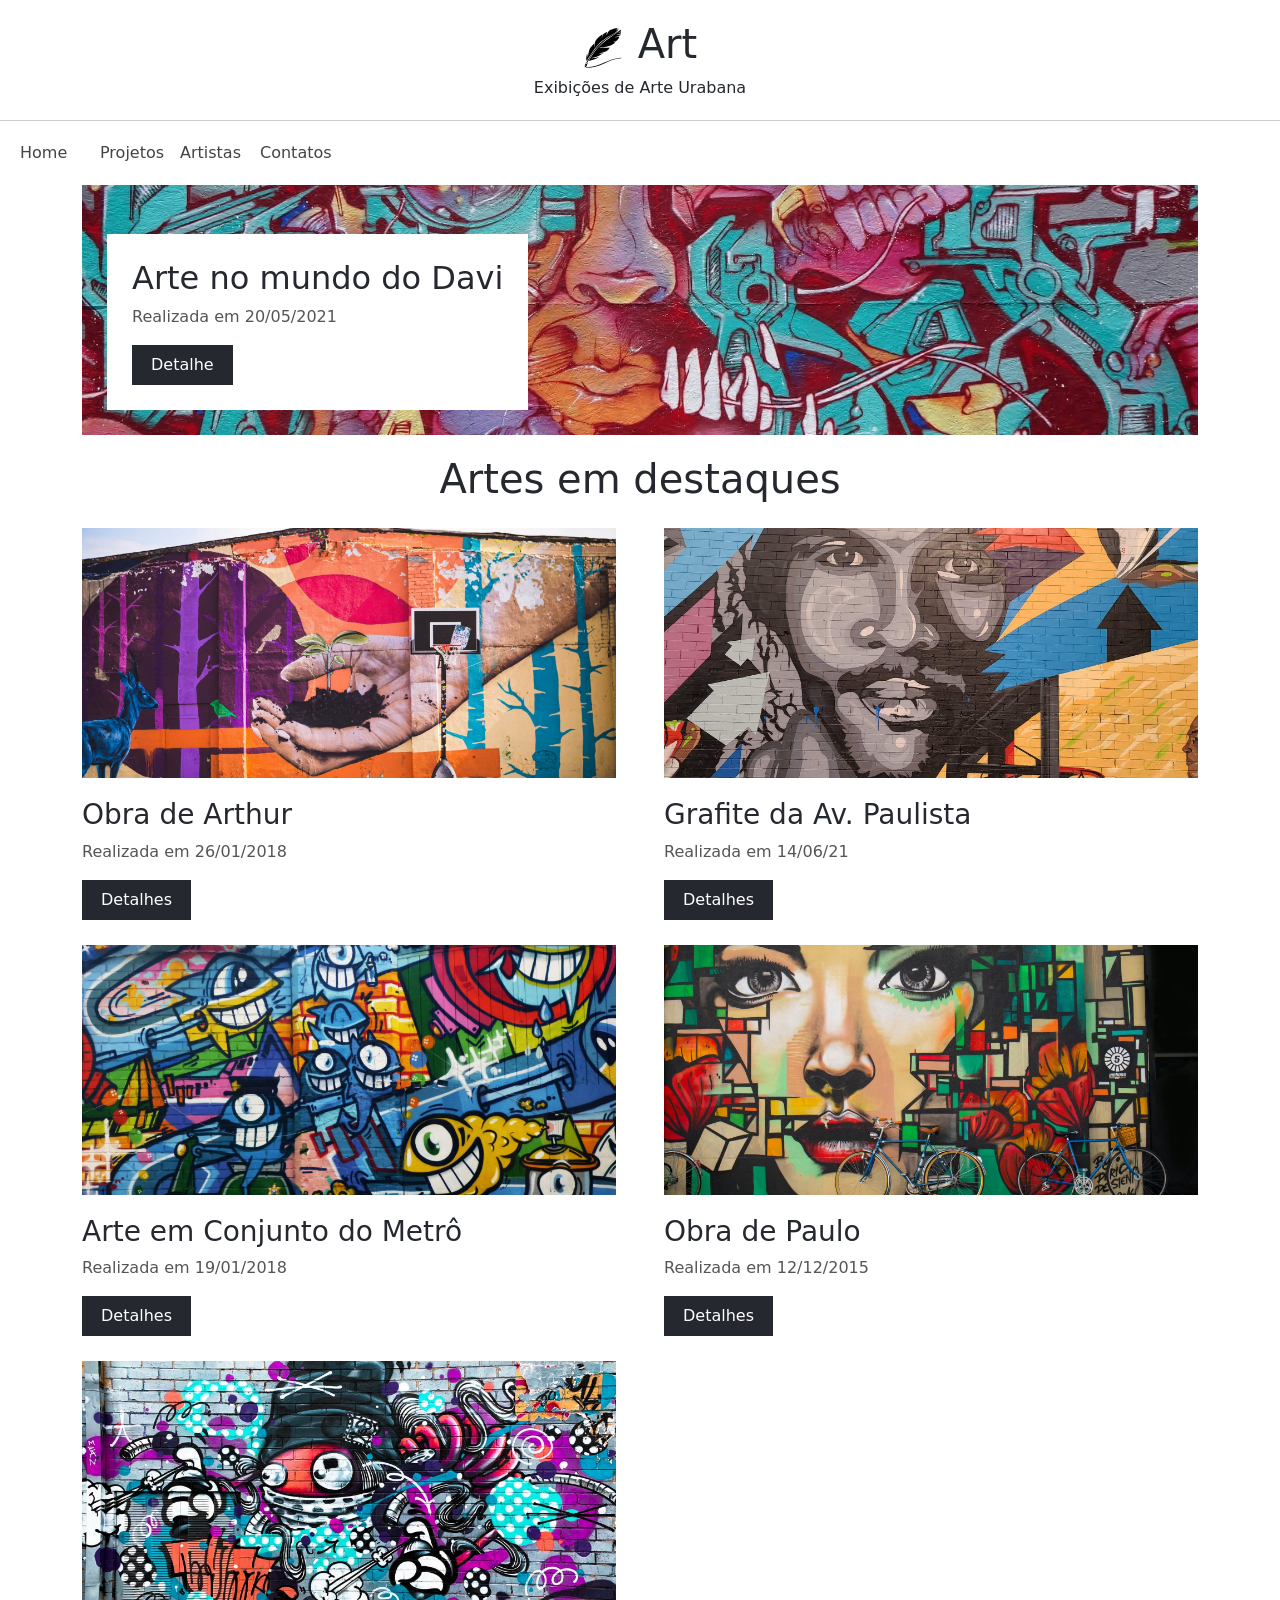
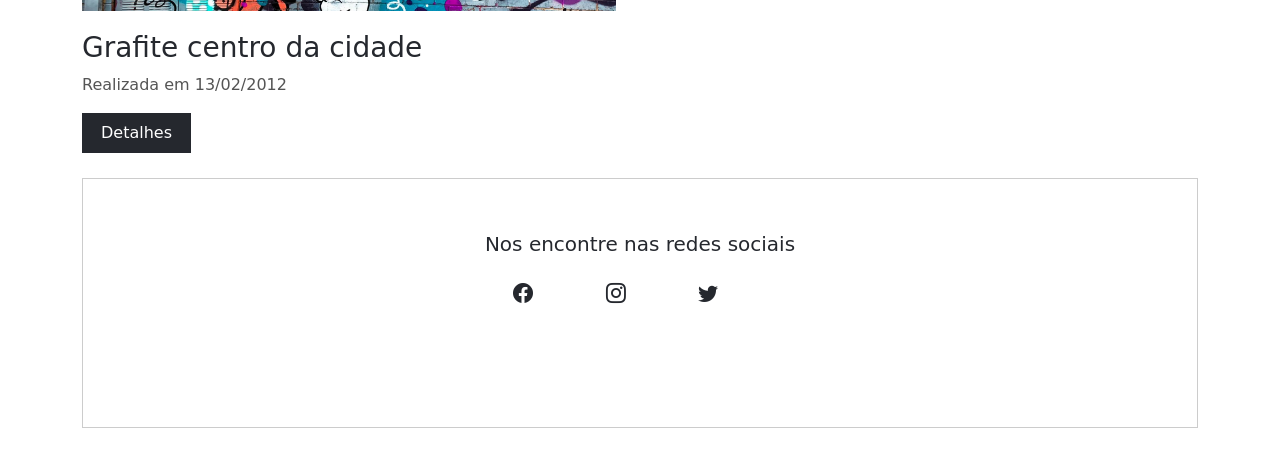
<file: HTML/index.html>
<!DOCTYPE html>
<html lang="pt-br">
  <head>
    <meta charset="utf-8">
    <meta name="viewport" content="width=device-width, initial-scale=1">
    <title>Document</title>
    <!-- Bootstrap -->
    <link href="https://cdn.jsdelivr.net/npm/bootstrap@5.3.8/dist/css/bootstrap.min.css" rel="stylesheet" integrity="sha384-sRIl4kxILFvY47J16cr9ZwB07vP4J8+LH7qKQnuqkuIAvNWLzeN8tE5YBujZqJLB" crossorigin="anonymous">
    <!-- Bootrstrap Icons -->
    <link rel="stylesheet" href="https://cdn.jsdelivr.net/npm/bootstrap-icons@1.13.1/font/bootstrap-icons.min.css">
    <!-- CSS do Art -->
    <link rel="stylesheet" href="/CSS/style.css">
  </head>
  <body>
    <!-- Header -->
      <div class="conatainer-fluid">
        <header class="row" id="header">
          <div id="logo-container">
            <img src="/img/art_logo.svg" alt="art" id="logo">
            <h1 >Art</h1>
          </div>
          <p > Exibições de Arte Urabana </p>
        </header>
         <nav id="navbar" class="container">
            <div class="row justify-container">
              <a href="">Home</a>
              <a href="">Projetos </a>
              <a href=""> Artistas </a>
              <a href=""> Contatos </a>
            </div>
         </nav>
      </div>
      <!-- Main Image -->
      <div class="container " id="main-image-container">
        <div class="main-image center-image ">
          <div class="main-image-info">
             <h2>Arte no mundo do Davi</h2>
             <p class="secundary-color">Realizada em 20/05/2021</p>
             <a href="" class="btn">Detalhe</a>
          </div>
        </div>
      </div>
      <!-- GALLERY -->
      <div class="container" id="gallery-container">
        <div class="col-12">
          <h1>Artes em destaques </h1>
        </div>
        <div class="row gx-5">
           <div class="col-12 col-md-6">
              <div class="small-image-container center-image" id="img2"></div>
              <h3>Obra de Arthur</h3>
              <p class="secundary-color">Realizada em 26/01/2018</p>
              <a href="" class="btn">Detalhes</a>
           </div>
           <div class="col-12 col-md-6">
              <div class="small-image-container center-image" id="img3"></div>
              <h3>Grafite da Av. Paulista</h3>
              <p class="secundary-color">Realizada em 14/06/21</p>
              <a href="" class="btn">Detalhes</a>
           </div>
           <div class="col-12 col-md-6">
              <div class="small-image-container center-image" id="img4"></div>
              <h3>Arte em Conjunto do Metrô</h3>
              <p class="secundary-color">Realizada em 19/01/2018</p>
              <a href="arteconjuntometro.html" class="btn">Detalhes</a>
           </div>
           <div class="col-12 col-md-6">
              <div class="small-image-container center-image" id="img5"></div>
              <h3>Obra de Paulo</h3>
              <p class="secundary-color">Realizada em 12/12/2015</p>
              <a href="" class="btn">Detalhes</a>
           </div>
           <div class="col-12 col-md-6">
              <div class="small-image-container center-image" id="img6"></div>
              <h3>Grafite centro da cidade </h3>
              <p class="secundary-color">Realizada em 13/02/2012</p>
              <a href="" class="btn">Detalhes</a>
           </div>
        </div>
        <!--  Footer -->
        <footer class="container">
          <p class="secondary-color">Nos encontre nas redes sociais</p>
          <div class="row justify-content-center" id="social-incons-container">

          <div class="col-1">
            <a href="#"><i class="bi bi-facebook secondary-color"></i></a>
          </div>

          <div class="col-1">
            <a href="#"><i class="bi bi-instagram secondary-color"></i></a>
          </div>

          <div class="col-1">
            <a href="#"><i class="bi bi-twitter secondary-color"></i></a>
          </div>

          </div>
        </footer>
      </div>
  </body> 
</html>
</file>
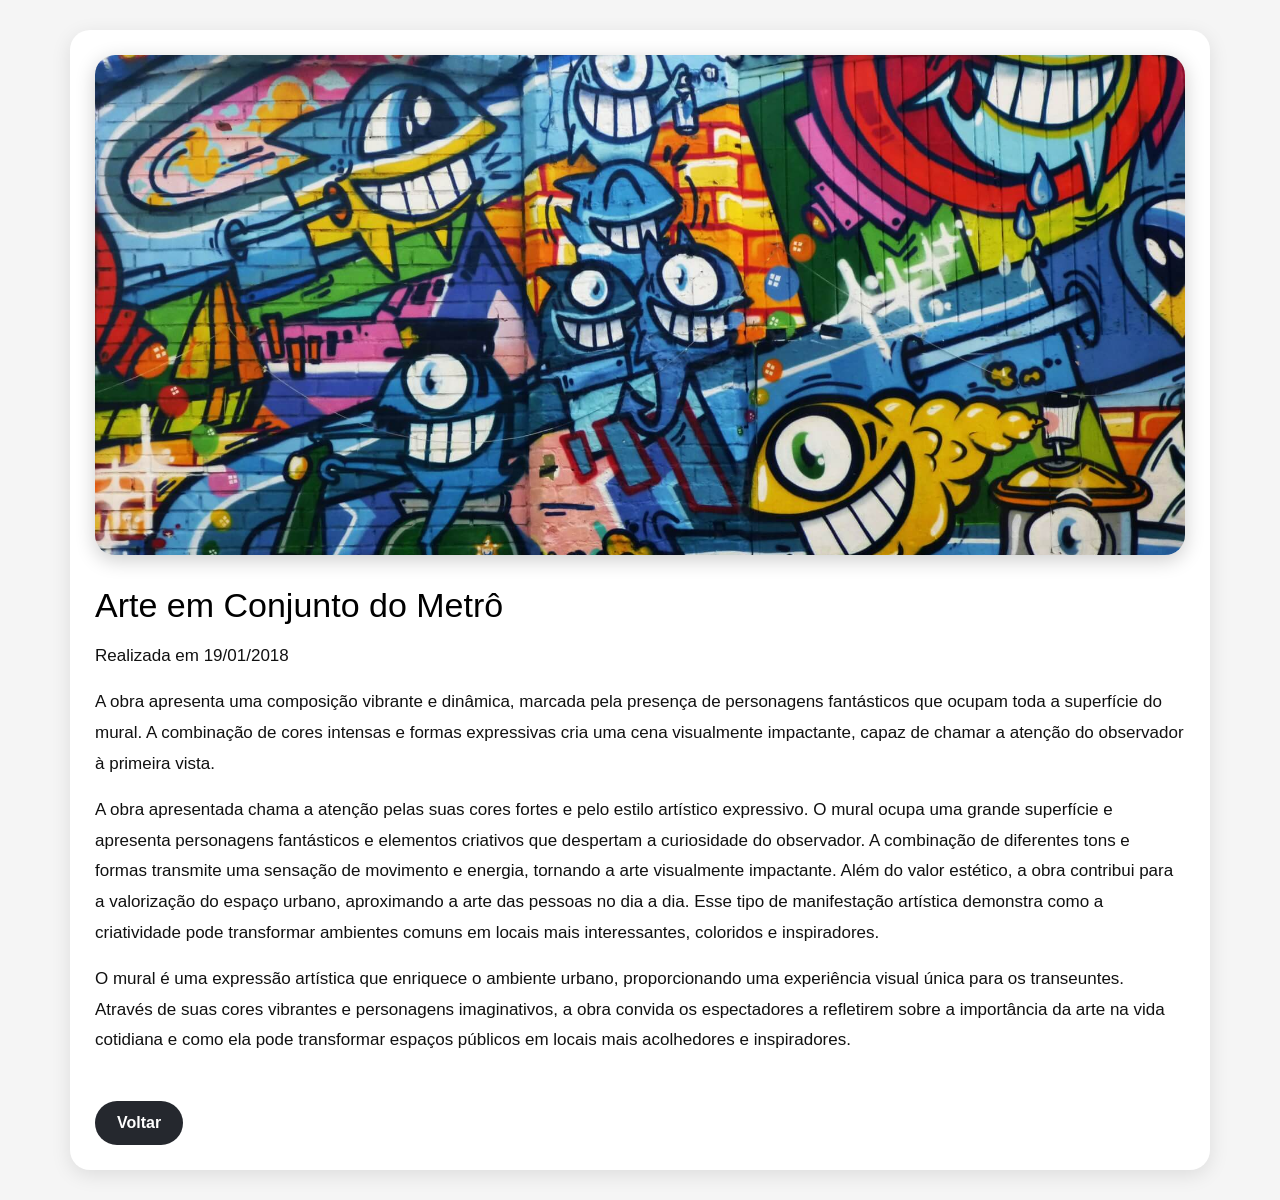
<file: HTML/arteconjuntometro.html>
<!DOCTYPE html>
<html lang="en">
<head>
    <meta charset="UTF-8">
    <meta http-equiv="X-UA-Compatible" content="IE=edge">
    <meta name="viewport" content="width=device-width, initial-scale=1.0">
    <title>Document</title>

     <!-- Bootstrap -->
     <link href="https://cdn.jsdelivr.net/npm/bootstrap@5.3.8/dist/css/bootstrap.min.css" rel="stylesheet" integrity="sha384-sRIl4kxILFvY47J16cr9ZwB07vP4J8+LH7qKQnuqkuIAvNWLzeN8tE5YBujZqJLB" crossorigin="anonymous">
     <!-- Bootrstrap Icons -->
     <link rel="stylesheet" href="https://cdn.jsdelivr.net/npm/bootstrap-icons@1.13.1/font/bootstrap-icons.min.css">
     <!-- CSS do Art -->
     <link rel="stylesheet" href="/CSS/style2.css">

    
</head>
<body>

<div class="container">
    
    <div id="main-image-container">
        <div class="center-image" id="img50"></div>
    </div>
    
    <div id="art-info">
        <h1>Arte em Conjunto do Metrô</h1>
        <p class="secundary-color">Realizada em 19/01/2018</p>
        
        <p>A obra apresenta uma composição vibrante e dinâmica, marcada pela presença de personagens fantásticos que ocupam toda a superfície do mural. A combinação de cores intensas e formas expressivas cria uma cena visualmente impactante, capaz de chamar a atenção do observador à primeira vista.</p>
        <p>A obra apresentada chama a atenção pelas suas cores fortes e pelo estilo artístico expressivo. O mural ocupa uma grande superfície e apresenta personagens fantásticos e elementos criativos que despertam a curiosidade do observador. A combinação de diferentes tons e formas transmite uma sensação de movimento e energia, tornando a arte visualmente impactante. Além do valor estético, a obra contribui para a valorização do espaço urbano, aproximando a arte das pessoas no dia a dia. Esse tipo de manifestação artística demonstra como a criatividade pode transformar ambientes comuns em locais mais interessantes, coloridos e inspiradores.</p>
        <p>O mural é uma expressão artística que enriquece o ambiente urbano, proporcionando uma experiência visual única para os transeuntes. Através de suas cores vibrantes e personagens imaginativos, a obra convida os espectadores a refletirem sobre a importância da arte na vida cotidiana e como ela pode transformar espaços públicos em locais mais acolhedores e inspiradores.</p>
    </div>

    <a href="index.html" class="btn2">Voltar</a>
    
</div>
</body>
</html>
</file>
<file: CSS/style.css>
/* Estilo Gerais */
 *{
    color: #25282e;
 }

 a,i{
    transition: .5s;
    text-decoration: none;
 }

 .secundary-color{
    color: #555;
 }

 .center-image{
    background-size: cover ;
    background-position: center;
 }

 .btn{
    text-decoration: none;
    background-color:  #25282e;
    color: #fff;
    padding: 7px  18px;
    border-radius: 0;
 }

 .btn:hover{
    background-color: #333;
    color: #fff;
 }

 /* Header */
 #header{
    text-align: center;
    padding: 20px;
    border-bottom: 1px solid #ccc;
 }

 #header p{
    margin-bottom: 0;
 }

 #logo-container{
    display: flex;
    justify-content: center;   
 }

 #logo{
    width: 40px;
    margin-right: 15px;
 }

 /* Navbar */

 #navbar{
    padding: 10px;
    margin: 10px;
 }

 #navbar a{
    width: 80px;
    color: #444;
 }

 #navabar a:hover{
    color: #c1b691;
 }

 /* Main-Image */
 .main-image{
   height: 400px;
   background-image: url(/img/g_1.jpg);
   margin-bottom: 30px;
   position: relative;
 }

 .main-image-info{
   background-color: #fff;
   padding: 25px;
   position: absolute;
  left: 25px;
  bottom: 25px;
 }

 /* Gallery */

 #img2{
   background-image: url(/img/g_2.jpg);
 }

 #img3{
   background-image: url(/img/g_3.jpg);
 }

 #img4{
   background-image: url(/img/g_4.jpg);
 }

 #img5{
   background-image: url(/img/g_5.jpg);
 }

 #img6{
   background-image: url(/img/g_6.jpg);
 }
 #gallery-container h1{
   text-align: center;
 }

 #gallery-container,.col-12,.center-image{
   margin-bottom: 25px;
 }

 #small-image-container,.center-image{
   height: 250px;
   margin-bottom: 20px;
 }

 /* Footer */

 footer{
   border: 1px solid #ccc;
   height: 250px;
   padding: 30px;
 }

 footer{
   font-size: 20px;
 }

 #social-icons-container{
   padding: 25px;
 }

 #social-icons-container{
   text-align: center;
 }

 footer p {
   text-align: center;
   margin: 20px;
 
 }
</file>
<file: CSS/style2.css>
/* ESTILOS GERAIS */

*{
    margin: 0;
    padding: 0;
    box-sizing: border-box;
    font-family: Arial, Helvetica, sans-serif;
    color: #111;
}

body{
    background-color: #f5f5f5;
}

a, i{
    transition: .3s;
    text-decoration: none;
}

.secundary-color{
    color: #222;
}

.center-image{
    background-size: cover;
    background-position: center;
}

/* BOTÃO */

.btn2{
    text-decoration: none;
    background-color: #25282e;
    color: #fff;
    padding: 10px 22px;
    border-radius: 30px;
    display: inline-block;
    margin-top: 15px;
    font-weight: bold;
}

.btn2:hover{
    background-color: #111;
    transform: scale(1.05);
}

/* HEADER */

#header{
    text-align: center;
    padding: 25px;
    background: linear-gradient(135deg, #25282e, #3b3f46);
    box-shadow: 0 3px 10px rgba(0,0,0,0.2);
}

#logo-container h1{
    font-size: 32px;
    color: white;
    letter-spacing: 2px;
}

/* CONTAINER */

.container{
    max-width: 1140px;
    margin: 30px auto;
    padding: 25px;
    background-color: #fff;
    border-radius: 20px;
    box-shadow: 0 5px 20px rgba(0,0,0,0.1);
}

/* IMAGEM PRINCIPAL */

#main-image-container{
    margin-bottom: 30px;
}

#img50{
    background-image: url("/img/g_4.jpg");
    height: 500px;
    border-radius: 20px;
    background-size: cover;
    background-position: center;
    box-shadow: 0 5px 20px rgba(0,0,0,0.2);
}

/* INFORMAÇÕES DA OBRA */

#art-info{
    margin-bottom: 30px;
}

#art-info h1{
    font-size: 34px;
    margin-bottom: 15px;
    color: #000;
}

#art-info p{
    font-size: 17px;
    line-height: 1.8;
    color: #111;
}

/* CAIXA DE DETALHES */

#box{
    background: #fafafa;
    border-radius: 15px;
    padding: 25px;
    margin-top: 30px;
    box-shadow: 0 3px 15px rgba(0,0,0,0.08);
}

#box h3{
    font-size: 22px;
    color: #000;
    border-bottom: 2px solid #ddd;
    padding-bottom: 10px;
    margin-bottom: 20px;
}

.item{
    display: flex;
    justify-content: space-between;
    padding: 15px 0;
    border-bottom: 1px solid #e5e5e5;
    color: #111;
}

.item:last-child{
    border-bottom: none;
}
</file>
